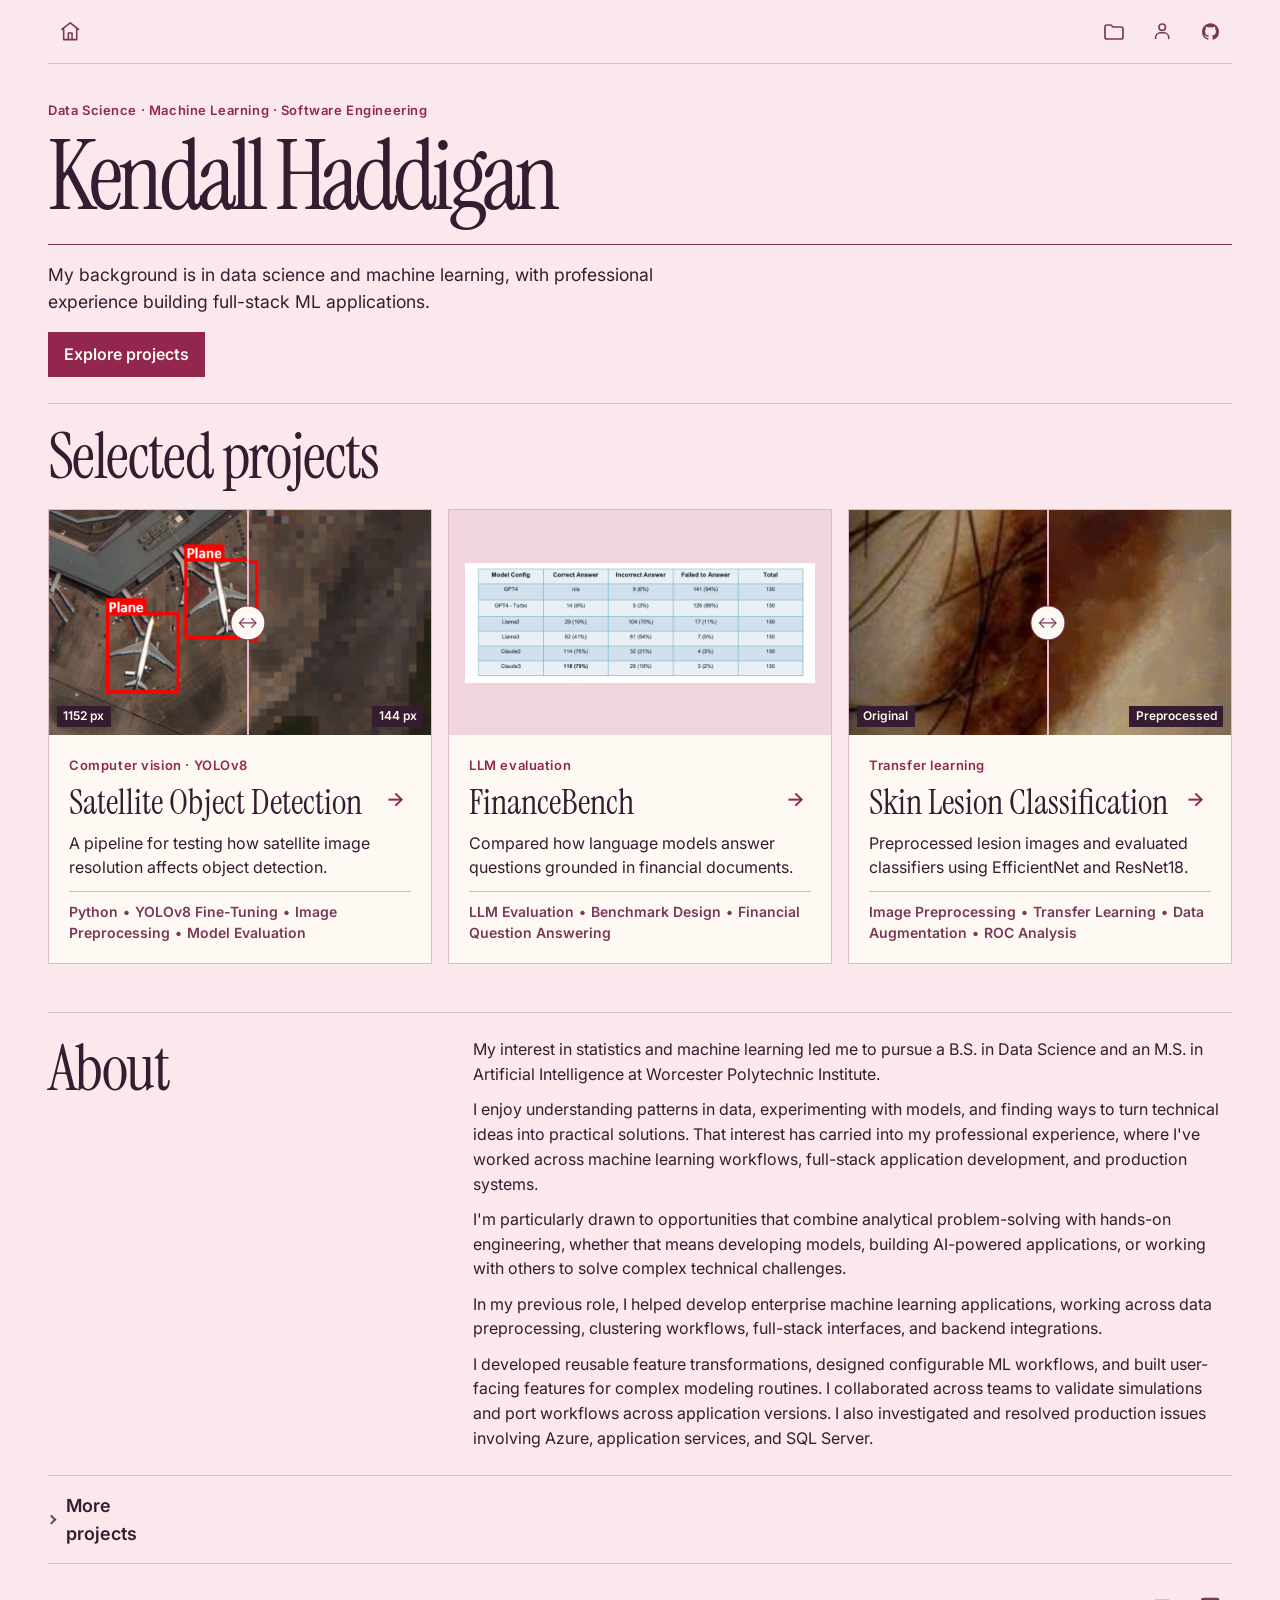
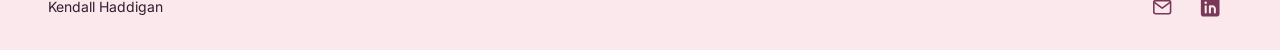
<file: index.html>
<!doctype html>
<html lang="en">
<head>
  <meta charset="utf-8">
  <meta name="viewport" content="width=device-width, initial-scale=1">
  <meta name="description" content="Kendall Haddigan’s portfolio of data science, machine learning, and software engineering.">
  <title>Kendall Haddigan | Data Science, Machine Learning &amp; Software Engineering</title>
  <link rel="stylesheet" href="./styles.css">
  <script src="./portfolio.js" defer></script>
</head>
<body>
  <a class="skip-link" href="#main">Skip to content</a>
  <header class="site-header wrap">
    <a class="home-link" href="./index.html" aria-label="Home">
      <svg viewBox="0 0 24 24" fill="none" stroke="currentColor" stroke-width="1.7" stroke-linecap="round" stroke-linejoin="round" aria-hidden="true" focusable="false">
        <path d="m3 10 9-7 9 7M5 9v12h14V9M10 21v-7h4v7"/>
      </svg>
    </a>
    <nav aria-label="Main navigation">
      <a href="#work" class="header-icon-link" aria-label="Projects" title="Projects"><svg viewBox="2 2 20 20" fill="none" stroke="currentColor" stroke-width="1.7" stroke-linecap="round" stroke-linejoin="round" aria-hidden="true" focusable="false"><path d="M3 7a2 2 0 0 1 2-2h4l2 2h8a2 2 0 0 1 2 2v8a2 2 0 0 1-2 2H5a2 2 0 0 1-2-2Z"/></svg></a>
      <a href="#about" class="header-icon-link" aria-label="About" title="About"><svg viewBox="0 .25 24 24" fill="none" stroke="currentColor" stroke-width="1.7" stroke-linecap="round" stroke-linejoin="round" aria-hidden="true" focusable="false"><circle cx="12" cy="8" r="3.5"/><path d="M5 20v-1a5 5 0 0 1 5-5h4a5 5 0 0 1 5 5v1"/></svg></a>
      <a href="https://github.com/kendallh78" class="header-icon-link" aria-label="GitHub" title="GitHub"><svg viewBox="0 -.2 16 16" fill="currentColor" aria-hidden="true" focusable="false"><path d="M8 0C3.58 0 0 3.58 0 8a8 8 0 0 0 5.47 7.59c.4.07.55-.17.55-.38v-1.49c-2.23.48-2.7-.94-2.7-.94-.36-.92-.89-1.17-.89-1.17-.73-.5.06-.49.06-.49.8.06 1.22.82 1.22.82.71 1.22 1.87.87 2.33.66.07-.52.28-.87.51-1.07-1.78-.2-3.64-.89-3.64-3.95 0-.87.31-1.59.82-2.15-.08-.2-.36-1.02.08-2.12 0 0 .67-.21 2.2.82a7.67 7.67 0 0 1 4 0c1.53-1.03 2.2-.82 2.2-.82.44 1.1.16 1.92.08 2.12.51.56.82 1.28.82 2.15 0 3.07-1.87 3.75-3.65 3.95.29.25.54.74.54 1.49v2.2c0 .21.15.46.55.38A8 8 0 0 0 16 8c0-4.42-3.58-8-8-8Z"/></svg></a>
    </nav>
  </header>
  <main class="wrap" id="main">
    <section class="hero" aria-labelledby="name">
      <div class="hero-copy">
        <p class="eyebrow">Data Science · Machine Learning · Software Engineering</p>
        <h1 id="name">Kendall Haddigan</h1>
        <div class="hero-crease" aria-hidden="true"></div>
        <p class="intro">My background is in data science and machine learning, with professional experience building full-stack ML applications.</p>
        <a class="button" href="#work">Explore projects</a>
      </div>
    </section>
    <section id="work" aria-labelledby="work-title">
      <div class="section-heading"><h2 id="work-title">Selected projects</h2></div>
      <div class="project-grid">
        <article class="project">
          <div class="comparison project-image satellite-transition" id="satellite-comparison">
            <img src="./images/satellite-144.png" alt="Lower-resolution satellite crop with two annotated planes">
            <img class="comparison-layer" src="./images/satellite-1152.png" alt="Higher-resolution view of the same scene">
            <span class="comparison-line" aria-hidden="true"></span>
            <span class="image-label image-label-left" aria-hidden="true">1152 px</span>
            <span class="image-label image-label-right" aria-hidden="true">144 px</span>
            <div class="compare-control image-compare-control" hidden>
              <span class="comparison-handle" aria-hidden="true">↔</span>
              <input aria-label="Compare resolutions" id="resolution" type="range" aria-controls="satellite-comparison" data-comparison-label="higher-resolution view" min="0" max="100" value="52" aria-valuetext="52% higher-resolution view">
            </div>
          </div>
          <div class="project-copy">
            <p class="eyebrow">Computer vision · YOLOv8</p>
            <div class="project-title">
              <h3>Satellite Object Detection</h3>
              <a class="project-arrow" href="./satellite.html" aria-label="Open Satellite Object Detection case study"><span aria-hidden="true">→</span></a>
            </div>
            <p>A pipeline for testing how satellite image resolution affects object detection.</p>
            <p class="project-skills">Python<span class="skill-separator" aria-hidden="true">•</span><span class="skill-pause">, </span>YOLOv8 Fine-Tuning<span class="skill-separator" aria-hidden="true">•</span><span class="skill-pause">, </span>Image Preprocessing<span class="skill-separator" aria-hidden="true">•</span><span class="skill-pause">, </span>Model Evaluation</p>
          </div>
        </article>
        <article class="project">
          <div class="project-image project-image-paper">
            <img class="financebench-transition" src="./images/Financial%20Questions%20LLMs.png" alt="Figure from the FinanceBench project" loading="lazy">
          </div>
          <div class="project-copy">
            <p class="eyebrow">LLM evaluation</p>
            <div class="project-title">
              <h3>FinanceBench</h3>
              <a class="project-arrow" href="./financebench.html" aria-label="Open FinanceBench case study"><span aria-hidden="true">→</span></a>
            </div>
            <p>Compared how language models answer questions grounded in financial documents.</p>
            <p class="project-skills">LLM Evaluation<span class="skill-separator" aria-hidden="true">•</span><span class="skill-pause">, </span>Benchmark Design<span class="skill-separator" aria-hidden="true">•</span><span class="skill-pause">, </span>Financial Question Answering</p>
          </div>
        </article>
        <article class="project">
          <div class="comparison project-image lesion-transition" id="lesion-comparison">
            <img src="./images/lesion-after.png" alt="Lesion image after hair removal">
            <img class="comparison-layer" src="./images/lesion-before.png" alt="Original lesion image with hair visible">
            <span class="comparison-line" aria-hidden="true"></span>
            <span class="image-label image-label-left" aria-hidden="true">Original</span>
            <span class="image-label image-label-right" aria-hidden="true">Preprocessed</span>
            <div class="compare-control image-compare-control" hidden>
              <span class="comparison-handle" aria-hidden="true">↔</span>
              <input aria-label="Compare preprocessing" id="lesion-split" type="range" min="0" max="100" value="52" aria-controls="lesion-comparison" data-comparison-label="original image" aria-valuetext="52% original image">
            </div>
          </div>
          <div class="project-copy">
            <p class="eyebrow">Transfer learning</p>
            <div class="project-title">
              <h3>Skin Lesion Classification</h3>
              <a class="project-arrow" href="./skin-lesion.html" aria-label="Open Skin Lesion Classification case study"><span aria-hidden="true">→</span></a>
            </div>
            <p>Preprocessed lesion images and evaluated classifiers using EfficientNet and ResNet18.</p>
            <p class="project-skills">Image Preprocessing<span class="skill-separator" aria-hidden="true">•</span><span class="skill-pause">, </span>Transfer Learning<span class="skill-separator" aria-hidden="true">•</span><span class="skill-pause">, </span>Data Augmentation<span class="skill-separator" aria-hidden="true">•</span><span class="skill-pause">, </span>ROC Analysis</p>
          </div>
        </article>
      </div>
    </section>
    <section class="profile-section" id="about" aria-labelledby="about-title">
      <h2 id="about-title">About</h2>
      <div>
        <p>My interest in statistics and machine learning led me to pursue a B.S. in Data Science and an M.S. in Artificial Intelligence at Worcester Polytechnic Institute.</p>
        <p>I enjoy understanding patterns in data, experimenting with models, and finding ways to turn technical ideas into practical solutions. That interest has carried into my professional experience, where I've worked across machine learning workflows, full-stack application development, and production systems.</p>
        <p>I'm particularly drawn to opportunities that combine analytical problem-solving with hands-on engineering, whether that means developing models, building AI-powered applications, or working with others to solve complex technical challenges.</p>
        <p>In my previous role, I helped develop enterprise machine learning applications, working across data preprocessing, clustering workflows, full-stack interfaces, and backend integrations.</p>
        <p>I developed reusable feature transformations, designed configurable ML workflows, and built user-facing features for complex modeling routines. I collaborated across teams to validate simulations and port workflows across application versions. I also investigated and resolved production issues involving Azure, application services, and SQL Server.</p>
      </div>
    </section>
    <details class="archive">
      <summary>More projects</summary>
      <ul class="archive-grid" role="list">
        <li><a href="https://l1l197-kendallh78.shinyapps.io/r_shiny/">R Shiny Application</a><span class="project-skills">R<span class="skill-separator" aria-hidden="true">•</span><span class="skill-pause">, </span><wbr>Shiny<span class="skill-separator" aria-hidden="true">•</span><span class="skill-pause">, </span><wbr>Feature Engineering<span class="skill-separator" aria-hidden="true">•</span><span class="skill-pause">, </span><wbr>Random Forest Classification</span></li>
        <li><a href="https://docs.google.com/presentation/d/1i0IDJRD3Fgem1OZl95vP1CrycOi2n9uCUO3fP23TTro/edit?usp=sharing">Uber Business Analysis</a><span class="project-skills">Exploratory Data Analysis<span class="skill-separator" aria-hidden="true">•</span><span class="skill-pause">, </span><wbr>Business Analytics</span></li>
        <li><a href="https://wp.wpi.edu/hawaii/enhancing-outreach-to-promote-water-conservation-practices-on-oahu/">Water Conservation Outreach on Oʻahu</a><span class="project-skills">Data Analysis<span class="skill-separator" aria-hidden="true">•</span><span class="skill-pause">, </span><wbr>Stakeholder Outreach<span class="skill-separator" aria-hidden="true">•</span><span class="skill-pause">, </span><wbr>Research Communication</span></li>
        <li><a href="https://public.tableau.com/views/MQPCompetitorDashboard/CompetitorAnalysisDashboard">Competitor Data Analysis</a><span class="project-skills">Tableau<span class="skill-separator" aria-hidden="true">•</span><span class="skill-pause">, </span><wbr>Dashboard Design<span class="skill-separator" aria-hidden="true">•</span><span class="skill-pause">, </span><wbr>Competitor Analysis</span></li>
        <li><a href="https://public.tableau.com/views/MQPTableau/Dashboard">Company Data Analysis</a><span class="project-skills">Tableau<span class="skill-separator" aria-hidden="true">•</span><span class="skill-pause">, </span><wbr>Data Visualization<span class="skill-separator" aria-hidden="true">•</span><span class="skill-pause">, </span><wbr>Dashboard Design</span></li>
        <li><a href="./images/Heart%20Data%20Visualization.png">Heart Data Visualization</a><span class="project-skills">JavaScript<span class="skill-separator" aria-hidden="true">•</span><span class="skill-pause">, </span><wbr>D3.js<span class="skill-separator" aria-hidden="true">•</span><span class="skill-pause">, </span><wbr>Linked Visualizations</span></li>
      </ul>
    </details>
  </main>
  <footer class="site-footer wrap">
    <span>Kendall Haddigan</span>
    <nav class="footer-contact" aria-label="Contact">
      <a href="mailto:kendall.haddigan@gmail.com" aria-label="Email Kendall">
        <svg viewBox="0 0 24 24" fill="none" stroke="currentColor" stroke-width="1.7" stroke-linecap="round" stroke-linejoin="round" aria-hidden="true" focusable="false">
          <rect x="3" y="5" width="18" height="14" rx="2"/>
          <path d="m4 7 8 6 8-6"/>
        </svg>
      </a>
      <a href="https://www.linkedin.com/in/kendall-haddigan-3b828a31b/" aria-label="Kendall on LinkedIn">
        <svg viewBox="0 0 24 24" aria-hidden="true" focusable="false">
          <rect x="2" y="2" width="20" height="20" rx="3" fill="currentColor"/>
          <circle cx="7.2" cy="7.3" r="1.35" fill="var(--blush)"/>
          <path d="M7.2 11v6.6m4.5 0V11m0 2.5c0-3.1 5.3-3.4 5.3.2v3.9" fill="none" stroke="var(--blush)" stroke-width="2.2" stroke-linecap="round"/>
        </svg>
      </a>
    </nav>
  </footer>
</body>
</html>
</file>
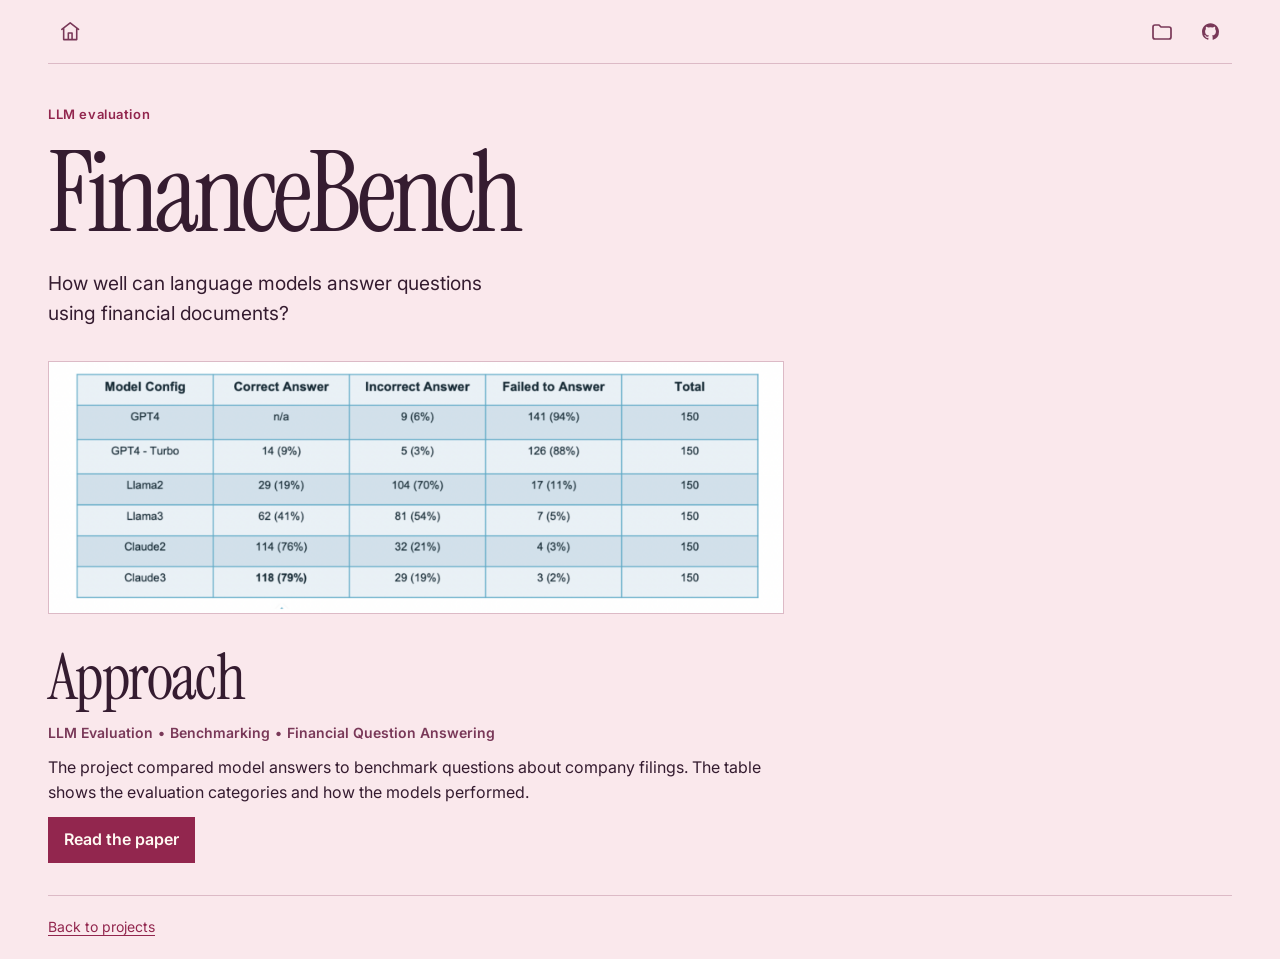
<file: financebench.html>
<!doctype html>
<html lang="en">
<head>
  <meta charset="utf-8">
  <meta name="viewport" content="width=device-width, initial-scale=1">
  <title>FinanceBench | Kendall Haddigan</title>
  <link rel="stylesheet" href="./styles.css">
</head>
<body>
  <a class="skip-link" href="#main">Skip to content</a>
  <header class="site-header wrap">
    <a class="home-link" href="./index.html" aria-label="Home">
      <svg viewBox="0 0 24 24" fill="none" stroke="currentColor" stroke-width="1.7" stroke-linecap="round" stroke-linejoin="round" aria-hidden="true" focusable="false">
        <path d="m3 10 9-7 9 7M5 9v12h14V9M10 21v-7h4v7"/>
      </svg>
    </a>
    <nav aria-label="Main navigation">
      <a href="./index.html#work" class="header-icon-link" aria-label="Projects" title="Projects"><svg viewBox="2 2 20 20" fill="none" stroke="currentColor" stroke-width="1.7" stroke-linecap="round" stroke-linejoin="round" aria-hidden="true" focusable="false"><path d="M3 7a2 2 0 0 1 2-2h4l2 2h8a2 2 0 0 1 2 2v8a2 2 0 0 1-2 2H5a2 2 0 0 1-2-2Z"/></svg></a>
      <a href="https://github.com/kendallh78" class="header-icon-link" aria-label="GitHub" title="GitHub"><svg viewBox="0 -.2 16 16" fill="currentColor" aria-hidden="true" focusable="false"><path d="M8 0C3.58 0 0 3.58 0 8a8 8 0 0 0 5.47 7.59c.4.07.55-.17.55-.38v-1.49c-2.23.48-2.7-.94-2.7-.94-.36-.92-.89-1.17-.89-1.17-.73-.5.06-.49.06-.49.8.06 1.22.82 1.22.82.71 1.22 1.87.87 2.33.66.07-.52.28-.87.51-1.07-1.78-.2-3.64-.89-3.64-3.95 0-.87.31-1.59.82-2.15-.08-.2-.36-1.02.08-2.12 0 0 .67-.21 2.2.82a7.67 7.67 0 0 1 4 0c1.53-1.03 2.2-.82 2.2-.82.44 1.1.16 1.92.08 2.12.51.56.82 1.28.82 2.15 0 3.07-1.87 3.75-3.65 3.95.29.25.54.74.54 1.49v2.2c0 .21.15.46.55.38A8 8 0 0 0 16 8c0-4.42-3.58-8-8-8Z"/></svg></a>
    </nav>
  </header>
  <main class="wrap case-study" id="main">
    <header class="case-header">
      <p class="eyebrow">LLM evaluation</p>
      <h1>FinanceBench</h1>
      <p class="intro">How well can language models answer questions using financial documents?</p>
    </header>
    <figure class="case-project-figure">
      <img class="financebench-transition" src="./images/Financial%20Questions%20LLMs.png" alt="Results table from the FinanceBench project">
    </figure>
    <section class="case-method" aria-labelledby="method">
      <h2 id="method">Approach</h2>
      <p class="project-skills">LLM Evaluation<span class="skill-separator" aria-hidden="true">•</span><span class="skill-pause">, </span>Benchmarking<span class="skill-separator" aria-hidden="true">•</span><span class="skill-pause">, </span>Financial Question Answering</p>
      <p>The project compared model answers to benchmark questions about company filings. The table shows the evaluation categories and how the models performed.</p>
      <a class="button" href="https://www.overleaf.com/read/skxcwfkbkxyy#6de647">Read the paper</a>
    </section>
  </main>
  <footer class="site-footer wrap"><a href="./index.html#work">Back to projects</a></footer>
</body>
</html>
</file>
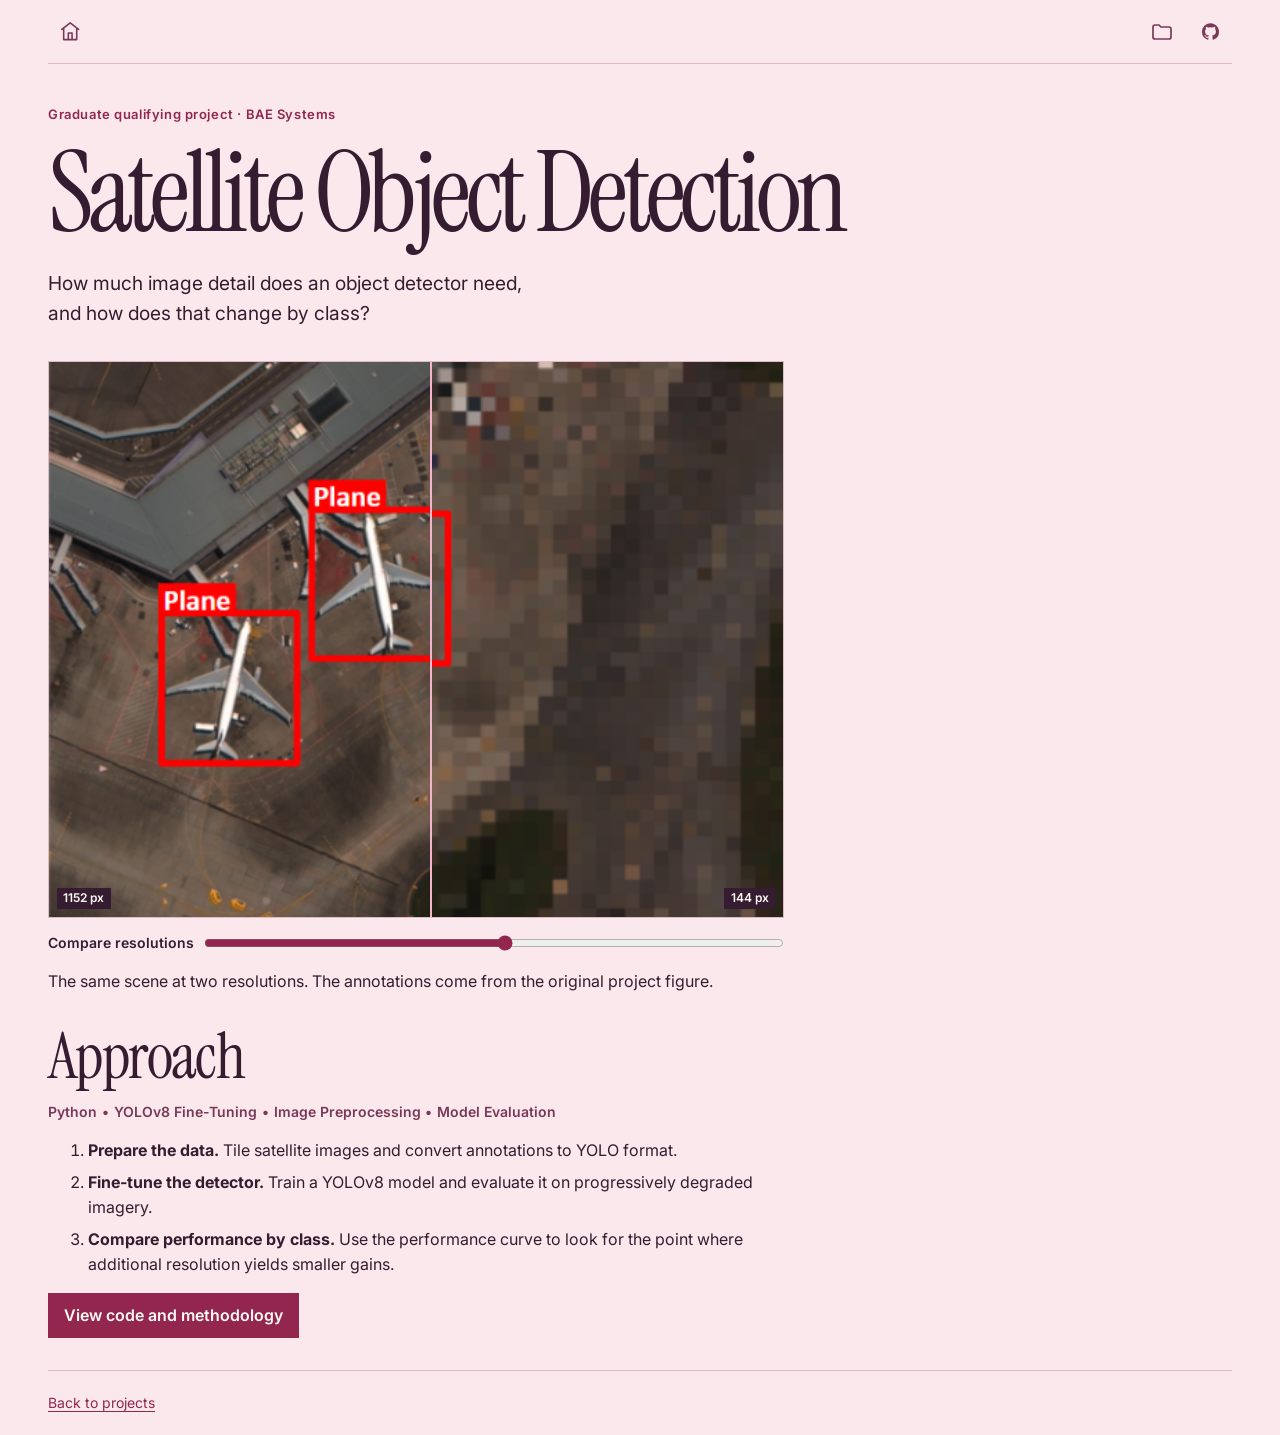
<file: satellite.html>
<!doctype html>
<html lang="en">
<head>
  <meta charset="utf-8">
  <meta name="viewport" content="width=device-width, initial-scale=1">
  <meta name="description" content="A case study on image resolution and satellite object detection.">
  <title>Satellite Object Detection | Kendall Haddigan</title>
  <link rel="stylesheet" href="./styles.css">
  <script src="./portfolio.js" defer></script>
</head>
<body>
  <a class="skip-link" href="#main">Skip to content</a>
  <header class="site-header wrap">
    <a class="home-link" href="./index.html" aria-label="Home">
      <svg viewBox="0 0 24 24" fill="none" stroke="currentColor" stroke-width="1.7" stroke-linecap="round" stroke-linejoin="round" aria-hidden="true" focusable="false">
        <path d="m3 10 9-7 9 7M5 9v12h14V9M10 21v-7h4v7"/>
      </svg>
    </a>
    <nav aria-label="Main navigation">
      <a href="./index.html#work" class="header-icon-link" aria-label="Projects" title="Projects"><svg viewBox="2 2 20 20" fill="none" stroke="currentColor" stroke-width="1.7" stroke-linecap="round" stroke-linejoin="round" aria-hidden="true" focusable="false"><path d="M3 7a2 2 0 0 1 2-2h4l2 2h8a2 2 0 0 1 2 2v8a2 2 0 0 1-2 2H5a2 2 0 0 1-2-2Z"/></svg></a>
      <a href="https://github.com/kendallh78" class="header-icon-link" aria-label="GitHub" title="GitHub"><svg viewBox="0 -.2 16 16" fill="currentColor" aria-hidden="true" focusable="false"><path d="M8 0C3.58 0 0 3.58 0 8a8 8 0 0 0 5.47 7.59c.4.07.55-.17.55-.38v-1.49c-2.23.48-2.7-.94-2.7-.94-.36-.92-.89-1.17-.89-1.17-.73-.5.06-.49.06-.49.8.06 1.22.82 1.22.82.71 1.22 1.87.87 2.33.66.07-.52.28-.87.51-1.07-1.78-.2-3.64-.89-3.64-3.95 0-.87.31-1.59.82-2.15-.08-.2-.36-1.02.08-2.12 0 0 .67-.21 2.2.82a7.67 7.67 0 0 1 4 0c1.53-1.03 2.2-.82 2.2-.82.44 1.1.16 1.92.08 2.12.51.56.82 1.28.82 2.15 0 3.07-1.87 3.75-3.65 3.95.29.25.54.74.54 1.49v2.2c0 .21.15.46.55.38A8 8 0 0 0 16 8c0-4.42-3.58-8-8-8Z"/></svg></a>
    </nav>
  </header>
  <main class="wrap case-study" id="main">
    <header class="case-header">
      <p class="eyebrow">Graduate qualifying project · BAE Systems</p>
      <h1>Satellite Object Detection</h1>
      <p class="intro">How much image detail does an object detector need, and how does that change by class?</p>
    </header>
    <figure>
      <div class="comparison case-image satellite-transition" id="satellite-comparison">
        <img src="./images/satellite-144.png" alt="144 by 144 pixel view of two annotated planes">
        <img class="comparison-layer" src="./images/satellite-1152.png" alt="1152 by 1152 pixel view of the same two planes">
        <span class="comparison-line" aria-hidden="true"></span>
        <span class="image-label image-label-left" aria-hidden="true">1152 px</span>
        <span class="image-label image-label-right" aria-hidden="true">144 px</span>
      </div>
      <figcaption>
        <div class="compare-control" hidden>
          <label for="resolution">Compare resolutions</label>
          <input id="resolution" type="range" aria-controls="satellite-comparison" data-comparison-label="higher-resolution view" min="0" max="100" value="52" aria-valuetext="52% higher-resolution view">
        </div>
        <p>The same scene at two resolutions. The annotations come from the original project figure.</p>
      </figcaption>
    </figure>
    <section class="case-method" aria-labelledby="method">
      <h2 id="method">Approach</h2>
      <p class="project-skills">Python<span class="skill-separator" aria-hidden="true">•</span><span class="skill-pause">, </span>YOLOv8 Fine-Tuning<span class="skill-separator" aria-hidden="true">•</span><span class="skill-pause">, </span>Image Preprocessing<span class="skill-separator" aria-hidden="true">•</span><span class="skill-pause">, </span>Model Evaluation</p>
      <ol>
        <li><strong>Prepare the data.</strong> Tile satellite images and convert annotations to YOLO format.</li>
        <li><strong>Fine-tune the detector.</strong> Train a YOLOv8 model and evaluate it on progressively degraded imagery.</li>
        <li><strong>Compare performance by class.</strong> Use the performance curve to look for the point where additional resolution yields smaller gains.</li>
      </ol>
      <a class="button" href="https://github.com/johnprom/bae-systems-gqp-24">View code and methodology</a>
    </section>
  </main>
  <footer class="site-footer wrap"><a href="./index.html#work">Back to projects</a></footer>
</body>
</html>
</file>
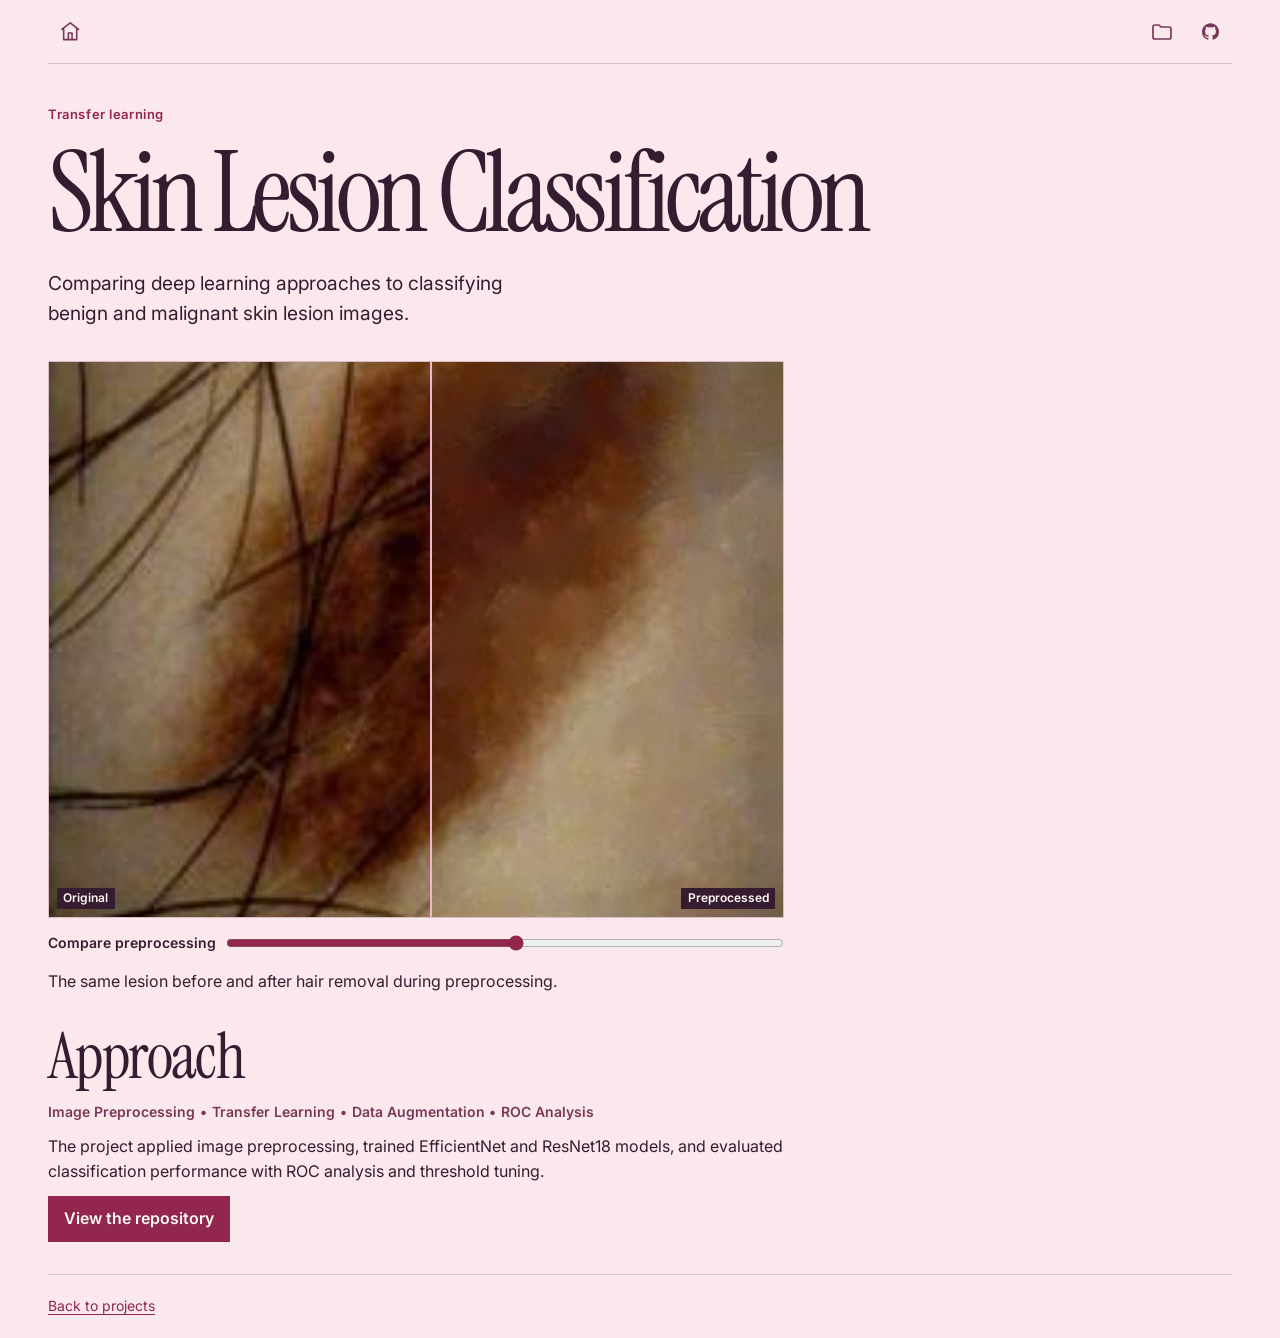
<file: skin-lesion.html>
<!doctype html>
<html lang="en">
<head>
  <meta charset="utf-8">
  <meta name="viewport" content="width=device-width, initial-scale=1">
  <title>Skin Lesion Classification | Kendall Haddigan</title>
  <link rel="stylesheet" href="./styles.css">
  <script src="./portfolio.js" defer></script>
</head>
<body>
  <a class="skip-link" href="#main">Skip to content</a>
  <header class="site-header wrap">
    <a class="home-link" href="./index.html" aria-label="Home">
      <svg viewBox="0 0 24 24" fill="none" stroke="currentColor" stroke-width="1.7" stroke-linecap="round" stroke-linejoin="round" aria-hidden="true" focusable="false">
        <path d="m3 10 9-7 9 7M5 9v12h14V9M10 21v-7h4v7"/>
      </svg>
    </a>
    <nav aria-label="Main navigation">
      <a href="./index.html#work" class="header-icon-link" aria-label="Projects" title="Projects"><svg viewBox="2 2 20 20" fill="none" stroke="currentColor" stroke-width="1.7" stroke-linecap="round" stroke-linejoin="round" aria-hidden="true" focusable="false"><path d="M3 7a2 2 0 0 1 2-2h4l2 2h8a2 2 0 0 1 2 2v8a2 2 0 0 1-2 2H5a2 2 0 0 1-2-2Z"/></svg></a>
      <a href="https://github.com/kendallh78" class="header-icon-link" aria-label="GitHub" title="GitHub"><svg viewBox="0 -.2 16 16" fill="currentColor" aria-hidden="true" focusable="false"><path d="M8 0C3.58 0 0 3.58 0 8a8 8 0 0 0 5.47 7.59c.4.07.55-.17.55-.38v-1.49c-2.23.48-2.7-.94-2.7-.94-.36-.92-.89-1.17-.89-1.17-.73-.5.06-.49.06-.49.8.06 1.22.82 1.22.82.71 1.22 1.87.87 2.33.66.07-.52.28-.87.51-1.07-1.78-.2-3.64-.89-3.64-3.95 0-.87.31-1.59.82-2.15-.08-.2-.36-1.02.08-2.12 0 0 .67-.21 2.2.82a7.67 7.67 0 0 1 4 0c1.53-1.03 2.2-.82 2.2-.82.44 1.1.16 1.92.08 2.12.51.56.82 1.28.82 2.15 0 3.07-1.87 3.75-3.65 3.95.29.25.54.74.54 1.49v2.2c0 .21.15.46.55.38A8 8 0 0 0 16 8c0-4.42-3.58-8-8-8Z"/></svg></a>
    </nav>
  </header>
  <main class="wrap case-study" id="main">
    <header class="case-header">
      <p class="eyebrow">Transfer learning</p>
      <h1>Skin Lesion Classification</h1>
      <p class="intro">Comparing deep learning approaches to classifying benign and malignant skin lesion images.</p>
    </header>
    <figure>
      <div class="comparison case-image lesion-transition" id="lesion-comparison">
        <img src="./images/lesion-after.png" alt="Lesion image after hair removal">
        <img class="comparison-layer" src="./images/lesion-before.png" alt="Original lesion image with hair visible">
        <span class="comparison-line" aria-hidden="true"></span>
        <span class="image-label image-label-left" aria-hidden="true">Original</span>
        <span class="image-label image-label-right" aria-hidden="true">Preprocessed</span>
      </div>
      <figcaption>
        <div class="compare-control" hidden>
          <label for="lesion-split">Compare preprocessing</label>
          <input id="lesion-split" type="range" min="0" max="100" value="52" aria-controls="lesion-comparison" data-comparison-label="original image" aria-valuetext="52% original image">
        </div>
        <p>The same lesion before and after hair removal during preprocessing.</p>
      </figcaption>
    </figure>
    <section class="case-method" aria-labelledby="method">
      <h2 id="method">Approach</h2>
      <p class="project-skills">Image Preprocessing<span class="skill-separator" aria-hidden="true">•</span><span class="skill-pause">, </span>Transfer Learning<span class="skill-separator" aria-hidden="true">•</span><span class="skill-pause">, </span>Data Augmentation<span class="skill-separator" aria-hidden="true">•</span><span class="skill-pause">, </span>ROC Analysis</p>
      <p>The project applied image preprocessing, trained EfficientNet and ResNet18 models, and evaluated classification performance with ROC analysis and threshold tuning.</p>
      <a class="button" href="https://github.com/kendallh78/Skin-Cancer-Image-Classification">View the repository</a>
    </section>
  </main>
  <footer class="site-footer wrap"><a href="./index.html#work">Back to projects</a></footer>
</body>
</html>
</file>
<file: styles.css>
@import url("https://fonts.googleapis.com/css2?family=Instrument+Serif:ital@0;1&family=Inter:wght@400;500;600;700&display=swap");

:root {
  --blush: #fae8ec;
  --rose-pink: #f3b5cb;
  --cream: #fff9f3;
  --plum: #351c30;
  --skill-plum: #793858;
  --berry: #92264e;
  --line: #dcbac6;
  --serif: "Instrument Serif", Georgia, serif;
  font-family: "Inter", system-ui, sans-serif;
  color: var(--plum);
  background: var(--blush);
  line-height: 1.55;
}
* { box-sizing: border-box; }
body, h1, h2, h3, p, figure { margin: 0; }
a { color: var(--berry); text-underline-offset: .24em; }
a:focus-visible, summary:focus-visible, input:focus-visible { outline: 2px solid var(--berry); outline-offset: 4px; }
.wrap { width: min(100% - 3rem, 74rem); margin-inline: auto; }
.skip-link { position: absolute; left: 1rem; top: 1rem; padding: .6rem 1rem; background: var(--cream); transform: translateY(-200%); }
.skip-link:focus { transform: none; z-index: 10; }
.site-header, .site-footer {
  display: flex;
  align-items: center;
  justify-content: space-between;
  flex-wrap: wrap;
  gap: .6rem 1.5rem;
  padding-block: 1.3rem;
}
.site-header { padding-block: .6rem; border-bottom: 1px solid var(--line); }
.site-header nav, .site-footer nav { display: flex; flex-wrap: wrap; gap: .4rem 1.25rem; }
.site-header a, .site-footer { font-size: .875rem; }
.site-header nav { gap: .25rem; }
.home-link, .header-icon-link { display: grid; place-items: center; width: 2.75rem; height: 2.75rem; color: var(--skill-plum); }
.home-link:hover, .header-icon-link:hover { color: var(--berry); }
.home-link svg, .header-icon-link svg { display: block; width: 1.4rem; height: 1.4rem; }
.header-icon-link[aria-label="Projects"] svg { width: 1.25rem; height: 1.25rem; }
.header-icon-link[aria-label="GitHub"] svg { width: 1.0625rem; height: 1.0625rem; }
.hero {
  position: relative;
  isolation: isolate;
  overflow: hidden;
  padding-block: clamp(1.4rem, 2.8vw, 2.25rem) clamp(1.15rem, 2vw, 1.65rem);
}
.hero h1 { font-size: clamp(2.75rem, 7.5vw, 6.5rem); line-height: .95; }
.hero .intro { max-width: 56ch; margin-block: 1rem; font-size: clamp(1rem, 1.5vw, 1.1rem); }
.hero-crease {
  height: 1px;
  margin-top: clamp(.85rem, 2vw, 1.4rem);
  background: var(--skill-plum);
  transform-origin: left center;
}
h1, h2, h3 { font-family: var(--serif); font-weight: 400; line-height: 1; }
h1 { font-size: clamp(4.4rem, 11vw, 9.5rem); letter-spacing: -.05em; line-height: .82; }
h2 { font-size: clamp(2.5rem, 5vw, 4.1rem); letter-spacing: -.025em; }
h3 { font-size: clamp(1.65rem, 2.7vw, 2.35rem); }
.eyebrow { color: var(--berry); font-size: .8125rem; font-weight: 600; letter-spacing: .045em; }
.hero .eyebrow { margin-bottom: .65rem; }
.case-header .eyebrow { margin-bottom: 1rem; }
.intro { max-width: 40ch; margin-block: 1.4rem; font-size: clamp(1rem, 2vw, 1.2rem); }
.button { display: inline-block; background: var(--berry); color: var(--cream); padding: .65rem 1rem; text-decoration: none; font-weight: 600; }
.button:hover { background: var(--plum); }
.section-heading { border-top: 1px solid var(--line); padding-block: 1.3rem; }
.project-grid { display: grid; grid-template-columns: repeat(3, minmax(0, 1fr)); gap: 1rem; }
.project { border: 1px solid var(--line); background: var(--cream); min-width: 0; }
.project-image { aspect-ratio: 1.7; }
.project-image-paper { background: #f0d5dd; display: grid; place-items: center; padding: 1rem; }
.project-image-paper img { display: block; width: 100%; max-height: 100%; object-fit: contain; }
.project-copy { display: grid; align-content: start; gap: .65rem; padding: 1rem 1.1rem 1.3rem; }
.project-copy a { justify-self: start; font-weight: 600; }
.project-skills { color: var(--skill-plum); font-size: .875rem; font-weight: 600; line-height: 1.5; }
.skill-separator { margin-inline: .35em; }
.skill-pause { position: absolute; width: 1px; height: 1px; overflow: hidden; clip-path: inset(50%); white-space: nowrap; }
.project-title { display: grid; grid-template-columns: minmax(0, 1fr) auto; align-items: start; gap: .25rem; }
.project-copy .project-arrow {
  display: grid;
  place-items: center;
  width: 2rem;
  min-height: 1.65rem;
  color: var(--berry);
  font-size: 1.25rem;
  line-height: 1;
  text-decoration: none;
}
.project-arrow:hover { color: var(--plum); text-decoration: underline; }
@media (pointer: coarse) {
  .project-copy .project-arrow { width: 2.75rem; min-height: 2.75rem; }
}
.project-copy .project-skills { border-top: 1px solid var(--line); padding-top: .6rem; }
.comparison { position: relative; overflow: hidden; --split: 52%; background: var(--plum); }
.project .comparison { overflow: visible; }
.comparison img { width: 100%; height: 100%; display: block; object-fit: cover; object-position: center 43%; }
.comparison-layer { position: absolute; inset: 0; clip-path: inset(0 calc(100% - var(--split)) 0 0); }
.comparison-line { position: absolute; inset-block: 0; left: var(--split); width: 2px; background: var(--rose-pink); transform: translateX(-50%); }
.image-label { position: absolute; bottom: .5rem; font: 600 .75rem/1.4 "Inter", sans-serif; padding: .15rem .4rem; background: var(--plum); color: var(--cream); }
.image-label-left { left: .5rem; }
.image-label-right { right: .5rem; }
.compare-control:not([hidden]) { display: flex; gap: .4rem .65rem; align-items: center; flex-wrap: wrap; }
.compare-control label { font-size: .875rem; font-weight: 600; }
.compare-control input { flex: 1 1 5rem; min-width: 0; width: 100%; min-height: 2rem; margin: 0; accent-color: var(--berry); }
.image-compare-control:not([hidden]) { display: block; position: absolute; inset: 0; }
.image-compare-control input {
  position: absolute;
  inset: 0;
  height: 100%;
  opacity: 0;
  cursor: ew-resize;
}
.comparison-handle {
  position: absolute;
  top: 50%;
  left: var(--split);
  transform: translate(-50%, -50%);
  display: grid;
  place-items: center;
  width: 2.2rem;
  height: 2.2rem;
  border: 1px solid var(--skill-plum);
  border-radius: 50%;
  background: var(--cream);
  color: var(--skill-plum);
  pointer-events: none;
}
.image-compare-control:focus-within .comparison-handle {
  outline: 2px solid var(--cream);
  outline-offset: 2px;
  box-shadow: 0 0 0 6px var(--skill-plum);
}
.profile-section { display: grid; grid-template-columns: .7fr 1.3fr; gap: 1rem; border-top: 1px solid var(--line); margin-top: 3rem; padding-block: 1.5rem; }
.profile-section p + p { margin-top: .65rem; }
.archive { border-top: 1px solid var(--line); padding-block: 1rem; }
.archive summary {
  display: flex;
  align-items: center;
  gap: .65rem;
  width: fit-content;
  list-style: none;
  cursor: pointer;
  font-size: 1.125rem;
  font-weight: 600;
}
.archive summary::-webkit-details-marker { display: none; }
.archive summary::before {
  content: "";
  box-sizing: border-box;
  flex: 0 0 .45rem;
  height: .45rem;
  border: solid var(--skill-plum);
  border-width: 0 2px 2px 0;
  transform: rotate(-45deg);
}
.archive[open] summary::before { transform: rotate(45deg); }
.archive-grid {
  display: grid;
  grid-template-columns: repeat(2, minmax(0, 1fr));
  gap: .65rem;
  margin: .85rem 0 .4rem;
  padding: 0;
  list-style: none;
}
.archive-grid li { padding: .75rem .95rem; background: var(--cream); border: 1px solid var(--line); }
.archive-grid a { color: var(--plum); font-weight: 600; }
.archive-grid a:hover { color: var(--berry); }
.archive-grid .project-skills { display: block; margin-top: .2rem; }
@media (max-width: 36rem) {
  .archive-grid { grid-template-columns: 1fr; }
}
.site-footer { border-top: 1px solid var(--line); }
.site-footer .footer-contact { gap: .25rem; }
.footer-contact a { display: grid; place-items: center; width: 2.75rem; height: 2.75rem; color: var(--skill-plum); }
.footer-contact a:hover { color: var(--berry); }
.footer-contact svg { display: block; width: 1.4rem; height: 1.4rem; }
.case-header { padding-block: 2.5rem .6rem; }
.case-header h1 { font-size: clamp(3.3rem, 9vw, 7rem); line-height: .95; }
.case-study figure { width: min(100%, 46rem); }
.case-image { aspect-ratio: 1.32; border: 1px solid var(--line); }
.case-study figcaption { padding-top: .55rem; }
.case-study figcaption p { margin-top: .6rem; }
.case-method { max-width: 46rem; padding-block: 2rem; }
.case-project-figure img { display: block; width: 100%; height: auto; border: 1px solid var(--line); }
.case-method > p { margin-block: .75rem; }
.case-method li + li { margin-top: .45rem; }

@media (prefers-reduced-motion: no-preference) {
  html { scroll-behavior: smooth; }
  @view-transition { navigation: auto; }
  .satellite-transition { view-transition-name: satellite-comparison; }
  .lesion-transition { view-transition-name: lesion-comparison; }
  .financebench-transition { view-transition-name: financebench-image; }
  ::view-transition-group(financebench-image),
  ::view-transition-group(satellite-comparison),
  ::view-transition-group(lesion-comparison) { animation-duration: 360ms; }
  ::view-transition-old(root), ::view-transition-new(root) { animation-duration: 210ms; }
  .hero::before {
    content: "";
    position: absolute;
    z-index: -1;
    inset: 0;
    pointer-events: none;
    background: linear-gradient(90deg, transparent 0%, #f3ccd8 71%, #eab1c4 100%);
    animation: sweep-rose 820ms cubic-bezier(.2, .7, .3, 1) both;
  }
  .hero-crease { animation: draw-crease 820ms cubic-bezier(.2, .7, .3, 1) both; }
  .project-arrow { transition: color 160ms ease; }
  .button { transition: background-color 160ms ease; }
  .project { transition: border-color 180ms ease, box-shadow 180ms ease; }
  .project:hover, .project:focus-within { border-color: var(--berry); box-shadow: 0 .45rem 1rem #351c3010; }
}
@keyframes draw-crease {
  from { transform: scaleX(0); }
  76%, to { transform: scaleX(1); }
}
@keyframes sweep-rose {
  from { clip-path: inset(0 100% 0 0); opacity: 1; }
  76% { clip-path: inset(0); opacity: .75; }
  to { clip-path: inset(0); opacity: 0; }
}
@media (min-width: 70rem) {
  .project-copy { padding: 1.25rem; }
}
@media (max-width: 50rem) {
  .project-grid { grid-template-columns: 1fr; }
  .project { display: grid; grid-template-columns: minmax(0, .85fr) minmax(0, 1.15fr); }
  .project-image { min-width: 0; aspect-ratio: auto; }
  .project .comparison img { position: absolute; inset: 0; }
}
@media (max-width: 36rem) {
  .wrap { width: calc(100% - 2rem); }
  .project { display: block; }
  .project-image { aspect-ratio: 1.7; }
  .profile-section { grid-template-columns: 1fr; }
}
</file>
